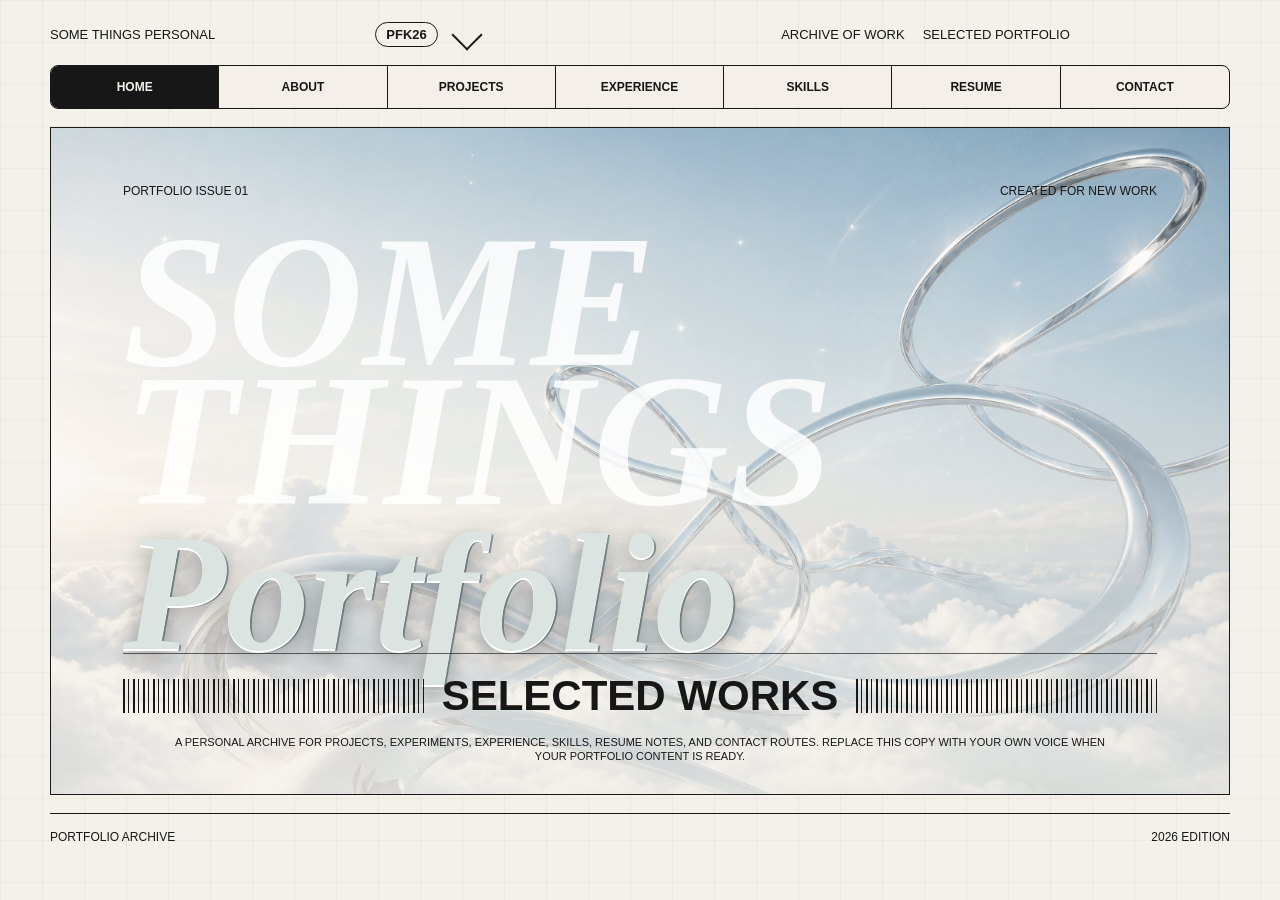
<file: index.html>
<!DOCTYPE html>
<html lang="ko">
<head>
  <meta charset="UTF-8">
  <meta name="viewport" content="width=device-width, initial-scale=1.0">
  <title>Portfolio | Home</title>
  <link rel="stylesheet" href="styles.css">
</head>
<body>
  <div class="site-shell">
    <header>
      <div class="top-strip" aria-label="Portfolio edition details">
        <span>Some Things Personal</span>
        <span class="pill">PFK26</span>
        <i class="corner-mark" aria-hidden="true"></i>
        <span>Archive Of Work</span>
        <span>Selected Portfolio</span>
      </div>
      <nav class="main-nav" aria-label="Main navigation">
        <a href="index.html" aria-current="page">Home</a>
        <a href="about.html">About</a>
        <a href="projects.html">Projects</a>
        <a href="experience.html">Experience</a>
        <a href="skills.html">Skills</a>
        <a href="resume.html">Resume</a>
        <a href="contact.html">Contact</a>
      </nav>
    </header>

    <main class="cover">
      <div class="cover-media" aria-hidden="true"></div>
      <div class="cover-content">
        <div>
          <div class="kicker-row">
            <span>Portfolio Issue 01</span>
            <span>Created For New Work</span>
          </div>
          <section class="hero-type" aria-label="Portfolio introduction">
            <h1>Some<br>Things</h1>
            <strong>Portfolio</strong>
          </section>
        </div>
        <div>
          <div class="cover-footer">
            <div class="barcode" aria-hidden="true"></div>
            <h2>Selected Works</h2>
            <div class="barcode" aria-hidden="true"></div>
          </div>
          <p class="fine-print">A personal archive for projects, experiments, experience, skills, resume notes, and contact routes. Replace this copy with your own voice when your portfolio content is ready.</p>
        </div>
      </div>
    </main>

    <footer class="site-footer">
      <span>Portfolio Archive</span>
      <span>2026 Edition</span>
    </footer>
  </div>
</body>
</html>
</file>
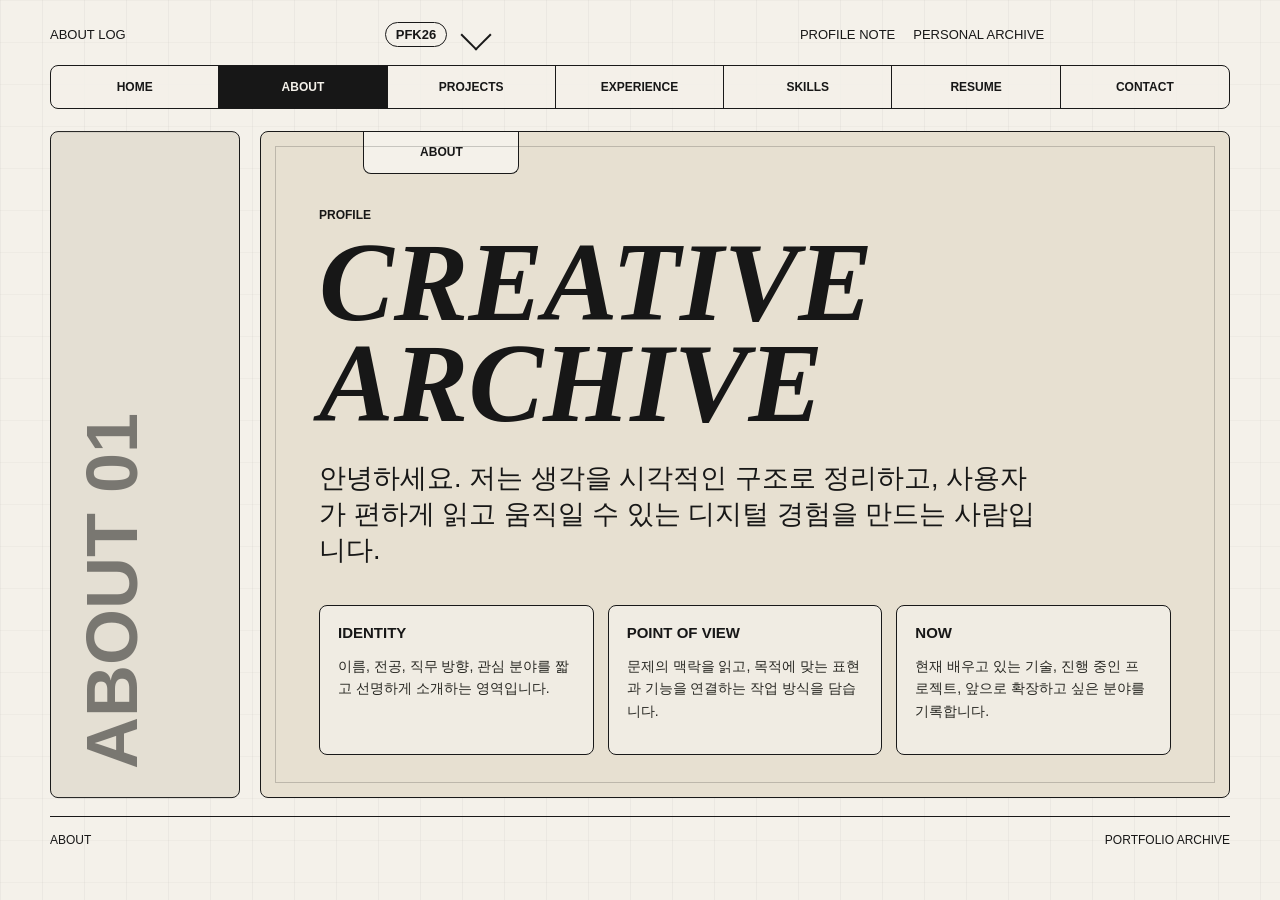
<file: about.html>
<!DOCTYPE html>
<html lang="ko">
<head>
  <meta charset="UTF-8">
  <meta name="viewport" content="width=device-width, initial-scale=1.0">
  <title>Portfolio | About</title>
  <link rel="stylesheet" href="styles.css">
</head>
<body>
  <div class="site-shell">
    <header>
      <div class="top-strip"><span>About Log</span><span class="pill">PFK26</span><i class="corner-mark" aria-hidden="true"></i><span>Profile Note</span><span>Personal Archive</span></div>
      <nav class="main-nav" aria-label="Main navigation">
        <a href="index.html">Home</a><a href="about.html" aria-current="page">About</a><a href="projects.html">Projects</a><a href="experience.html">Experience</a><a href="skills.html">Skills</a><a href="resume.html">Resume</a><a href="contact.html">Contact</a>
      </nav>
    </header>
    <main class="page-grid">
      <aside class="spine">About 01</aside>
      <section class="folder" data-tab="About" style="--tab-color:#e7e0d1;--tab-accent:#f4f1ea;">
        <p class="section-label">Profile</p>
        <h1 class="page-title">Creative<br>Archive</h1>
        <p class="lead">안녕하세요. 저는 생각을 시각적인 구조로 정리하고, 사용자가 편하게 읽고 움직일 수 있는 디지털 경험을 만드는 사람입니다.</p>
        <div class="content-grid">
          <article class="panel"><h3>Identity</h3><p>이름, 전공, 직무 방향, 관심 분야를 짧고 선명하게 소개하는 영역입니다.</p></article>
          <article class="panel"><h3>Point Of View</h3><p>문제의 맥락을 읽고, 목적에 맞는 표현과 기능을 연결하는 작업 방식을 담습니다.</p></article>
          <article class="panel"><h3>Now</h3><p>현재 배우고 있는 기술, 진행 중인 프로젝트, 앞으로 확장하고 싶은 분야를 기록합니다.</p></article>
        </div>
      </section>
    </main>
    <footer class="site-footer"><span>About</span><span>Portfolio Archive</span></footer>
  </div>
</body>
</html>
</file>
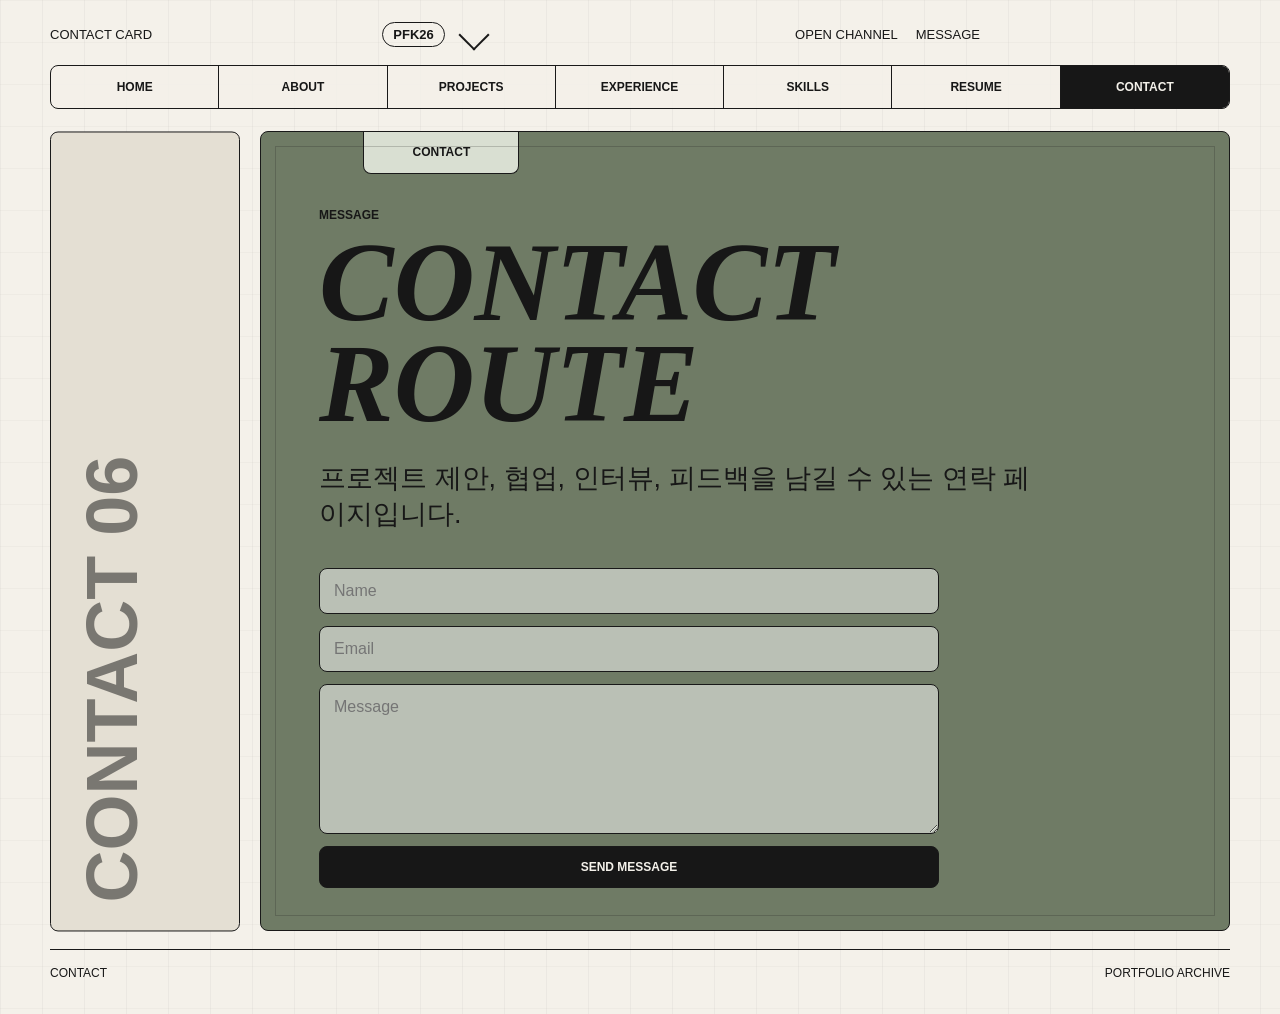
<file: contact.html>
<!DOCTYPE html>
<html lang="ko">
<head>
  <meta charset="UTF-8">
  <meta name="viewport" content="width=device-width, initial-scale=1.0">
  <title>Portfolio | Contact</title>
  <link rel="stylesheet" href="styles.css">
</head>
<body>
  <div class="site-shell">
    <header>
      <div class="top-strip"><span>Contact Card</span><span class="pill">PFK26</span><i class="corner-mark" aria-hidden="true"></i><span>Open Channel</span><span>Message</span></div>
      <nav class="main-nav" aria-label="Main navigation">
        <a href="index.html">Home</a><a href="about.html">About</a><a href="projects.html">Projects</a><a href="experience.html">Experience</a><a href="skills.html">Skills</a><a href="resume.html">Resume</a><a href="contact.html" aria-current="page">Contact</a>
      </nav>
    </header>
    <main class="page-grid">
      <aside class="spine">Contact 06</aside>
      <section class="folder" data-tab="Contact" style="--tab-color:#6f7b65;--tab-accent:#d9dfd2;">
        <p class="section-label">Message</p>
        <h1 class="page-title">Contact<br>Route</h1>
        <p class="lead">프로젝트 제안, 협업, 인터뷰, 피드백을 남길 수 있는 연락 페이지입니다.</p>
        <form class="contact-form">
          <input type="text" name="name" placeholder="Name" aria-label="Name">
          <input type="email" name="email" placeholder="Email" aria-label="Email">
          <textarea name="message" placeholder="Message" aria-label="Message"></textarea>
          <button class="button" type="submit">Send Message</button>
        </form>
      </section>
    </main>
    <footer class="site-footer"><span>Contact</span><span>Portfolio Archive</span></footer>
  </div>
</body>
</html>
</file>
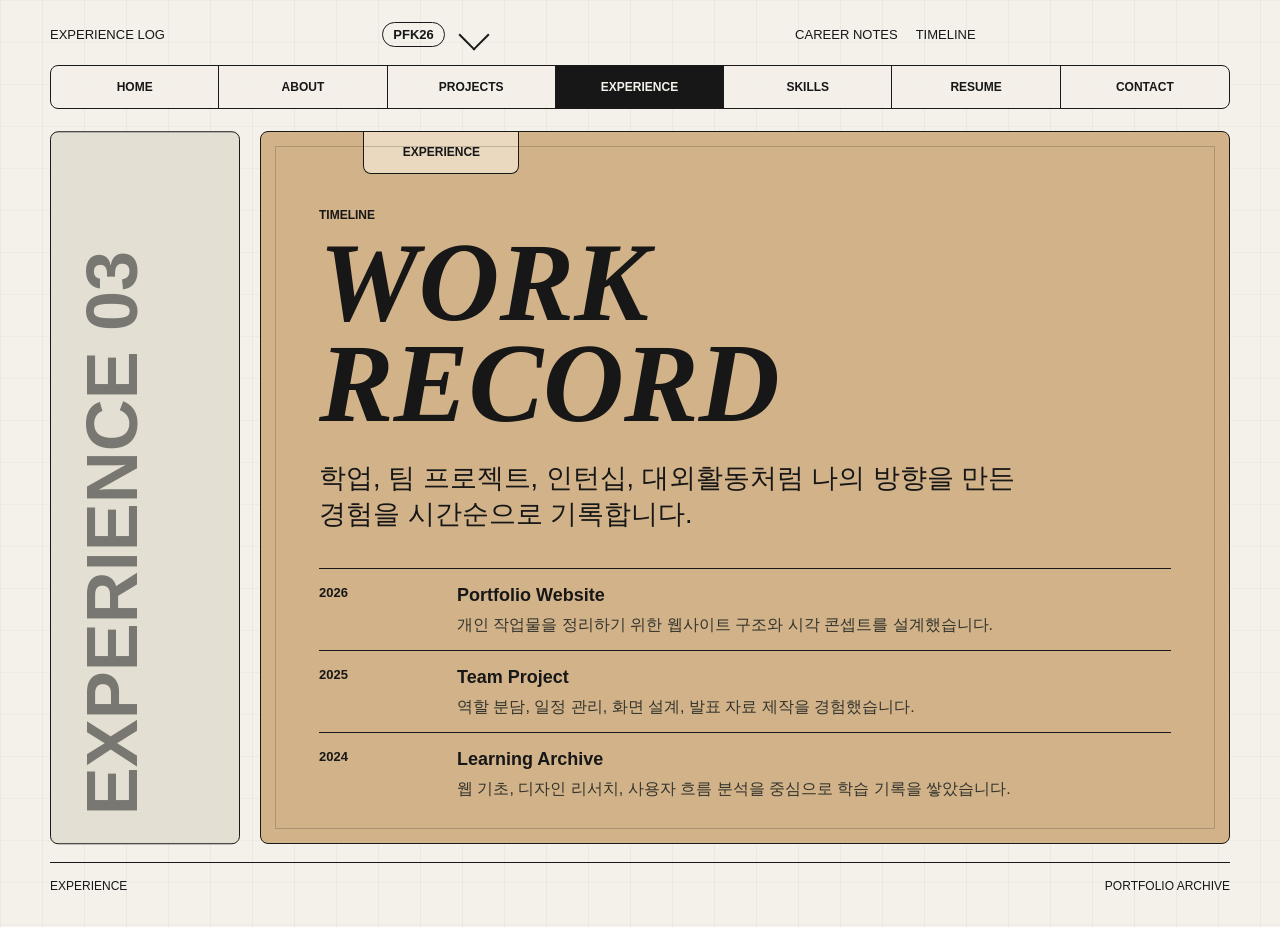
<file: experience.html>
<!DOCTYPE html>
<html lang="ko">
<head>
  <meta charset="UTF-8">
  <meta name="viewport" content="width=device-width, initial-scale=1.0">
  <title>Portfolio | Experience</title>
  <link rel="stylesheet" href="styles.css">
</head>
<body>
  <div class="site-shell">
    <header>
      <div class="top-strip"><span>Experience Log</span><span class="pill">PFK26</span><i class="corner-mark" aria-hidden="true"></i><span>Career Notes</span><span>Timeline</span></div>
      <nav class="main-nav" aria-label="Main navigation">
        <a href="index.html">Home</a><a href="about.html">About</a><a href="projects.html">Projects</a><a href="experience.html" aria-current="page">Experience</a><a href="skills.html">Skills</a><a href="resume.html">Resume</a><a href="contact.html">Contact</a>
      </nav>
    </header>
    <main class="page-grid">
      <aside class="spine">Experience 03</aside>
      <section class="folder" data-tab="Experience" style="--tab-color:#d2b389;--tab-accent:#ead9bf;">
        <p class="section-label">Timeline</p>
        <h1 class="page-title">Work<br>Record</h1>
        <p class="lead">학업, 팀 프로젝트, 인턴십, 대외활동처럼 나의 방향을 만든 경험을 시간순으로 기록합니다.</p>
        <div class="timeline">
          <article class="timeline-item"><time>2026</time><div><h3>Portfolio Website</h3><p>개인 작업물을 정리하기 위한 웹사이트 구조와 시각 콘셉트를 설계했습니다.</p></div></article>
          <article class="timeline-item"><time>2025</time><div><h3>Team Project</h3><p>역할 분담, 일정 관리, 화면 설계, 발표 자료 제작을 경험했습니다.</p></div></article>
          <article class="timeline-item"><time>2024</time><div><h3>Learning Archive</h3><p>웹 기초, 디자인 리서치, 사용자 흐름 분석을 중심으로 학습 기록을 쌓았습니다.</p></div></article>
        </div>
      </section>
    </main>
    <footer class="site-footer"><span>Experience</span><span>Portfolio Archive</span></footer>
  </div>
</body>
</html>
</file>
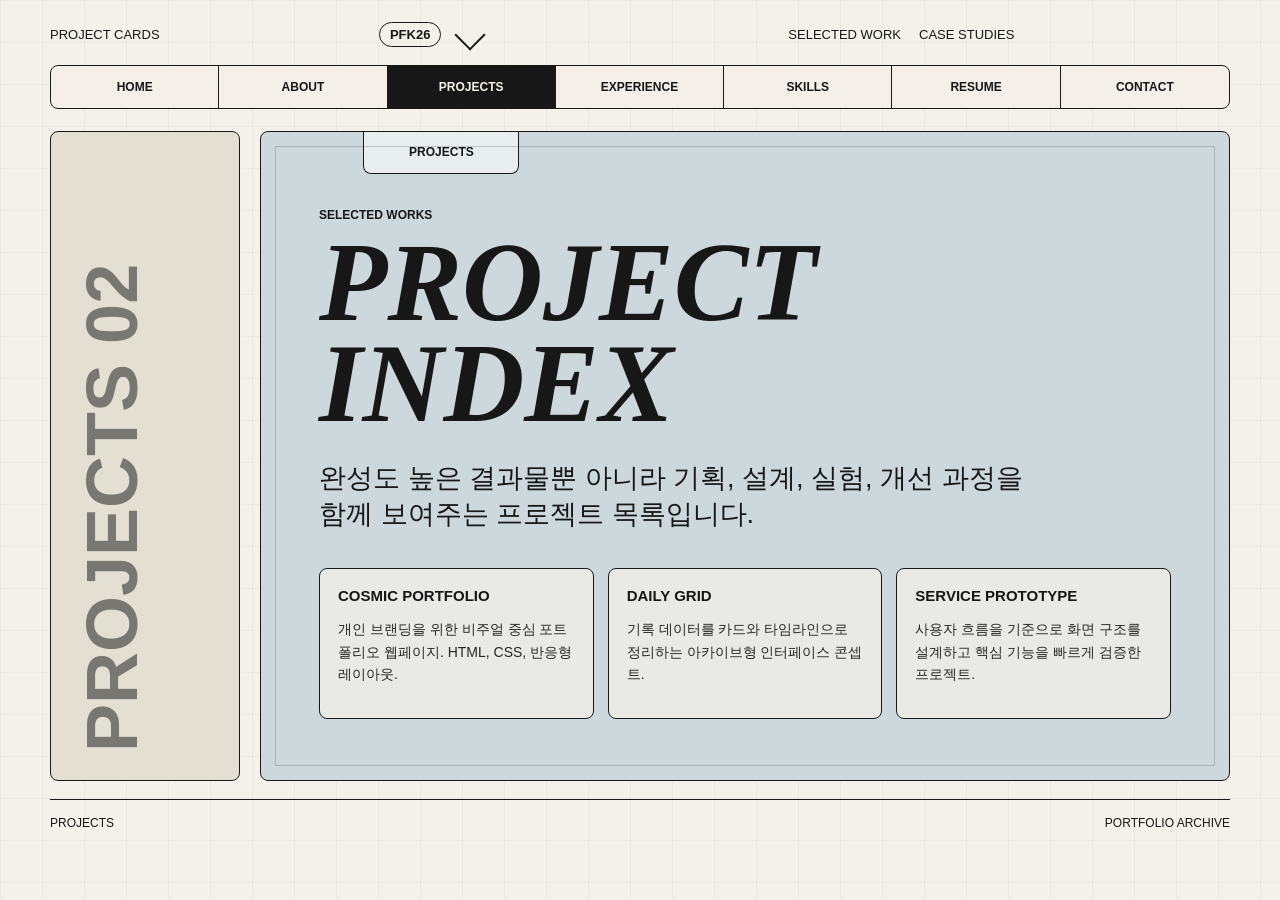
<file: projects.html>
<!DOCTYPE html>
<html lang="ko">
<head>
  <meta charset="UTF-8">
  <meta name="viewport" content="width=device-width, initial-scale=1.0">
  <title>Portfolio | Projects</title>
  <link rel="stylesheet" href="styles.css">
</head>
<body>
  <div class="site-shell">
    <header>
      <div class="top-strip"><span>Project Cards</span><span class="pill">PFK26</span><i class="corner-mark" aria-hidden="true"></i><span>Selected Work</span><span>Case Studies</span></div>
      <nav class="main-nav" aria-label="Main navigation">
        <a href="index.html">Home</a><a href="about.html">About</a><a href="projects.html" aria-current="page">Projects</a><a href="experience.html">Experience</a><a href="skills.html">Skills</a><a href="resume.html">Resume</a><a href="contact.html">Contact</a>
      </nav>
    </header>
    <main class="page-grid">
      <aside class="spine">Projects 02</aside>
      <section class="folder" data-tab="Projects" style="--tab-color:#cdd8dc;--tab-accent:#e8eef0;">
        <p class="section-label">Selected Works</p>
        <h1 class="page-title">Project<br>Index</h1>
        <p class="lead">완성도 높은 결과물뿐 아니라 기획, 설계, 실험, 개선 과정을 함께 보여주는 프로젝트 목록입니다.</p>
        <div class="content-grid">
          <article class="panel"><h3>Cosmic Portfolio</h3><p>개인 브랜딩을 위한 비주얼 중심 포트폴리오 웹페이지. HTML, CSS, 반응형 레이아웃.</p></article>
          <article class="panel"><h3>Daily Grid</h3><p>기록 데이터를 카드와 타임라인으로 정리하는 아카이브형 인터페이스 콘셉트.</p></article>
          <article class="panel"><h3>Service Prototype</h3><p>사용자 흐름을 기준으로 화면 구조를 설계하고 핵심 기능을 빠르게 검증한 프로젝트.</p></article>
        </div>
      </section>
    </main>
    <footer class="site-footer"><span>Projects</span><span>Portfolio Archive</span></footer>
  </div>
</body>
</html>
</file>
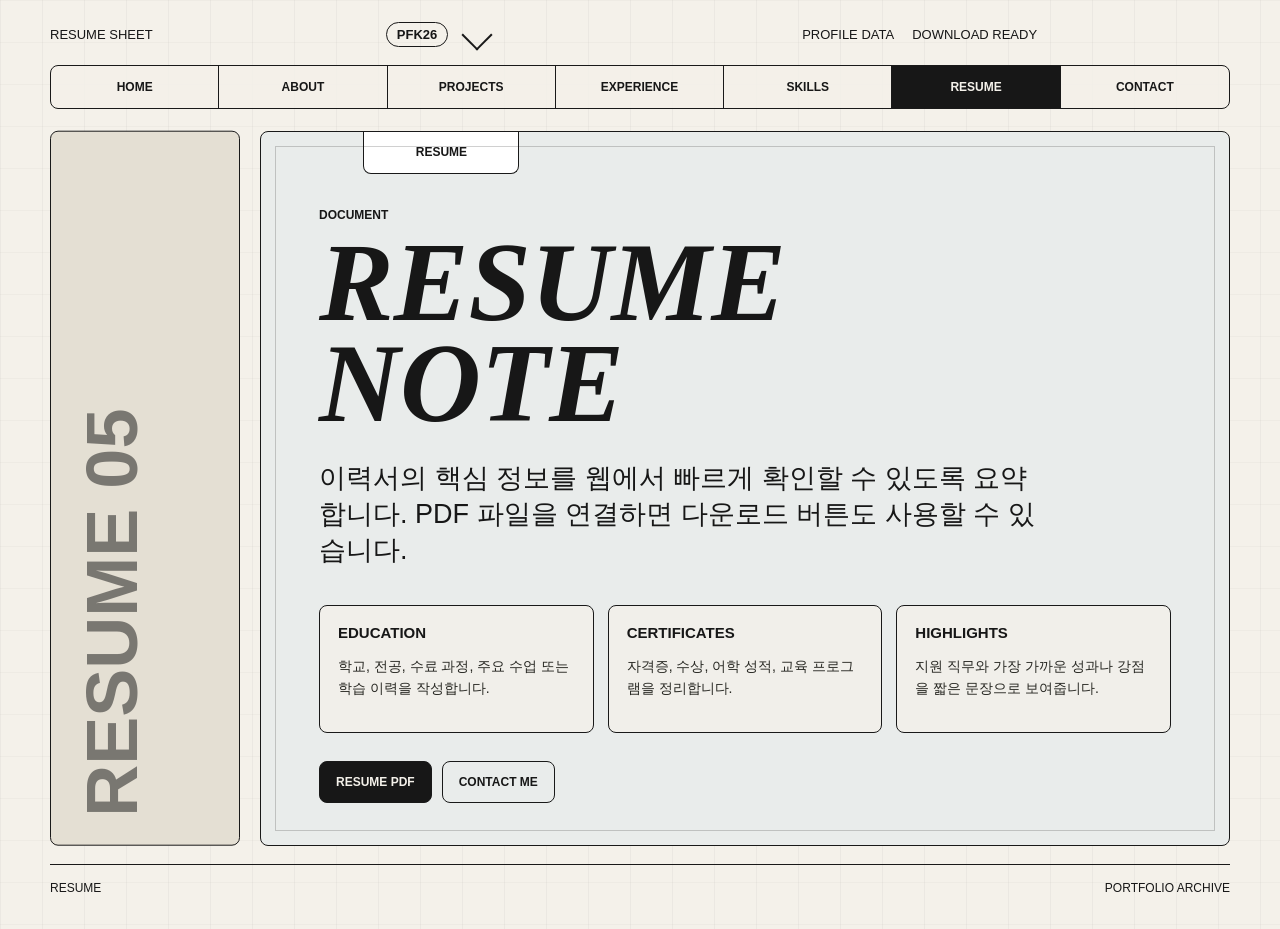
<file: resume.html>
<!DOCTYPE html>
<html lang="ko">
<head>
  <meta charset="UTF-8">
  <meta name="viewport" content="width=device-width, initial-scale=1.0">
  <title>Portfolio | Resume</title>
  <link rel="stylesheet" href="styles.css">
</head>
<body>
  <div class="site-shell">
    <header>
      <div class="top-strip"><span>Resume Sheet</span><span class="pill">PFK26</span><i class="corner-mark" aria-hidden="true"></i><span>Profile Data</span><span>Download Ready</span></div>
      <nav class="main-nav" aria-label="Main navigation">
        <a href="index.html">Home</a><a href="about.html">About</a><a href="projects.html">Projects</a><a href="experience.html">Experience</a><a href="skills.html">Skills</a><a href="resume.html" aria-current="page">Resume</a><a href="contact.html">Contact</a>
      </nav>
    </header>
    <main class="page-grid">
      <aside class="spine">Resume 05</aside>
      <section class="folder" data-tab="Resume" style="--tab-color:#e9eceb;--tab-accent:#ffffff;">
        <p class="section-label">Document</p>
        <h1 class="page-title">Resume<br>Note</h1>
        <p class="lead">이력서의 핵심 정보를 웹에서 빠르게 확인할 수 있도록 요약합니다. PDF 파일을 연결하면 다운로드 버튼도 사용할 수 있습니다.</p>
        <div class="content-grid">
          <article class="panel"><h3>Education</h3><p>학교, 전공, 수료 과정, 주요 수업 또는 학습 이력을 작성합니다.</p></article>
          <article class="panel"><h3>Certificates</h3><p>자격증, 수상, 어학 성적, 교육 프로그램을 정리합니다.</p></article>
          <article class="panel"><h3>Highlights</h3><p>지원 직무와 가장 가까운 성과나 강점을 짧은 문장으로 보여줍니다.</p></article>
        </div>
        <div class="button-row"><a class="button" href="#" aria-label="Resume PDF placeholder">Resume PDF</a><a class="button secondary" href="contact.html">Contact Me</a></div>
      </section>
    </main>
    <footer class="site-footer"><span>Resume</span><span>Portfolio Archive</span></footer>
  </div>
</body>
</html>
</file>
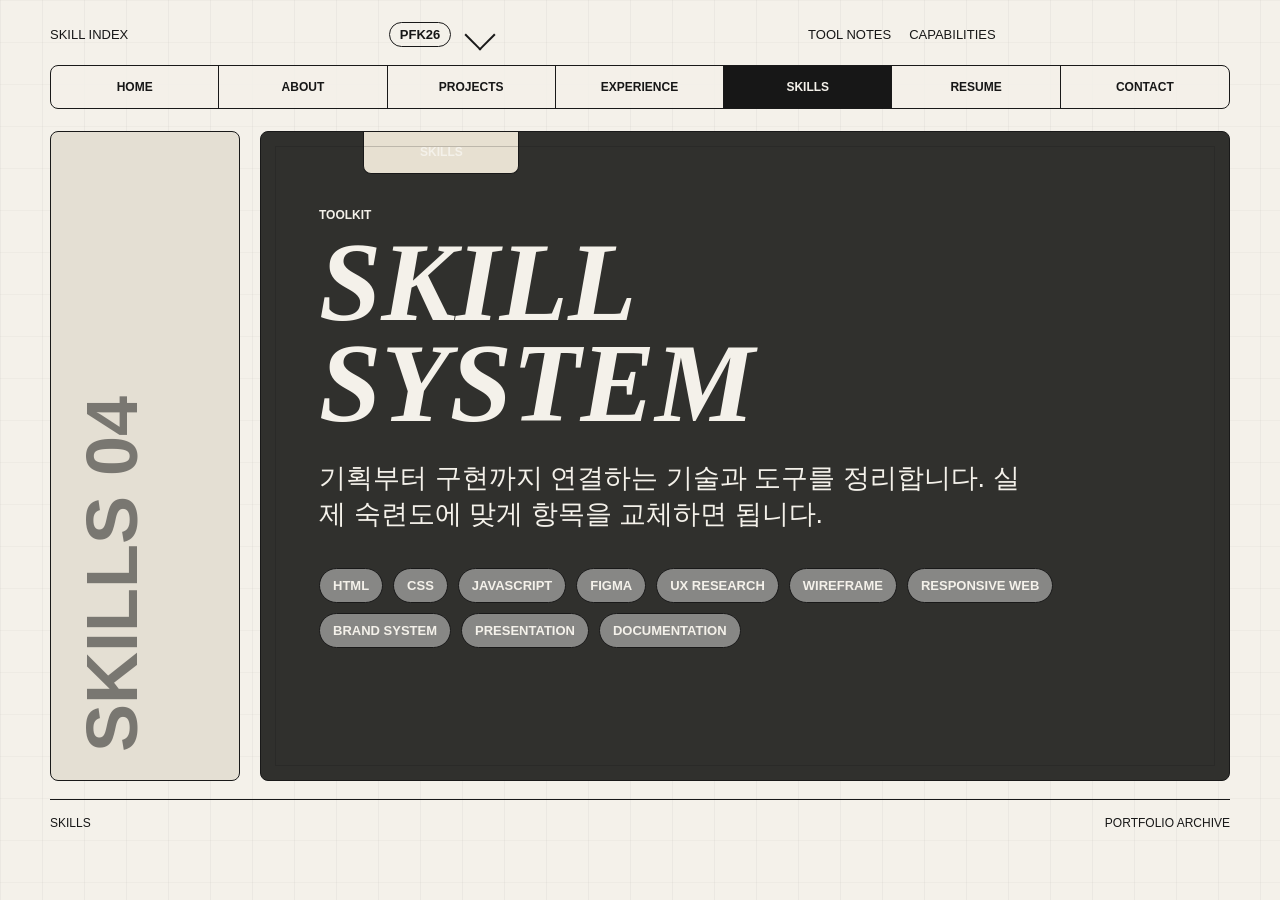
<file: skills.html>
<!DOCTYPE html>
<html lang="ko">
<head>
  <meta charset="UTF-8">
  <meta name="viewport" content="width=device-width, initial-scale=1.0">
  <title>Portfolio | Skills</title>
  <link rel="stylesheet" href="styles.css">
</head>
<body>
  <div class="site-shell">
    <header>
      <div class="top-strip"><span>Skill Index</span><span class="pill">PFK26</span><i class="corner-mark" aria-hidden="true"></i><span>Tool Notes</span><span>Capabilities</span></div>
      <nav class="main-nav" aria-label="Main navigation">
        <a href="index.html">Home</a><a href="about.html">About</a><a href="projects.html">Projects</a><a href="experience.html">Experience</a><a href="skills.html" aria-current="page">Skills</a><a href="resume.html">Resume</a><a href="contact.html">Contact</a>
      </nav>
    </header>
    <main class="page-grid">
      <aside class="spine">Skills 04</aside>
      <section class="folder" data-tab="Skills" style="--tab-color:#30302d;--tab-accent:#e7e0d1;color:#f4f1ea;">
        <p class="section-label">Toolkit</p>
        <h1 class="page-title">Skill<br>System</h1>
        <p class="lead">기획부터 구현까지 연결하는 기술과 도구를 정리합니다. 실제 숙련도에 맞게 항목을 교체하면 됩니다.</p>
        <div class="skill-cloud" aria-label="Skill list">
          <span>HTML</span><span>CSS</span><span>JavaScript</span><span>Figma</span><span>UX Research</span><span>Wireframe</span><span>Responsive Web</span><span>Brand System</span><span>Presentation</span><span>Documentation</span>
        </div>
      </section>
    </main>
    <footer class="site-footer"><span>Skills</span><span>Portfolio Archive</span></footer>
  </div>
</body>
</html>
</file>
<file: styles.css>
:root {
  --paper: #f4f1ea;
  --ink: #171717;
  --muted: #6e6a61;
  --line: #191919;
  --blue: #cfe7ec;
  --steel: #aab4b8;
  --sand: #d6c1a5;
  --olive: #72806a;
  --charcoal: #30302d;
  --radius: 8px;
}

* {
  box-sizing: border-box;
}

html {
  scroll-behavior: smooth;
}

body {
  margin: 0;
  min-height: 100vh;
  color: var(--ink);
  background:
    linear-gradient(90deg, rgba(0, 0, 0, 0.035) 1px, transparent 1px),
    linear-gradient(rgba(0, 0, 0, 0.025) 1px, transparent 1px),
    var(--paper);
  background-size: 42px 42px;
  font-family: Arial, Helvetica, sans-serif;
  letter-spacing: 0;
}

a {
  color: inherit;
  text-decoration: none;
}

.site-shell {
  width: min(1180px, calc(100% - 32px));
  margin: 0 auto;
  padding: 22px 0 34px;
}

.top-strip {
  display: grid;
  grid-template-columns: 1fr auto 1fr auto 1fr;
  gap: 18px;
  align-items: center;
  margin-bottom: 18px;
  font-size: 13px;
  text-transform: uppercase;
}

.top-strip span {
  white-space: nowrap;
}

.pill {
  border: 1px solid var(--line);
  border-radius: 999px;
  padding: 4px 10px;
  font-weight: 700;
}

.corner-mark {
  width: 22px;
  height: 22px;
  border-left: 2px solid var(--line);
  border-bottom: 2px solid var(--line);
  transform: rotate(-45deg);
}

.main-nav {
  display: grid;
  grid-template-columns: repeat(7, minmax(0, 1fr));
  border: 1px solid var(--line);
  border-radius: var(--radius);
  overflow: hidden;
  background: rgba(244, 241, 234, 0.88);
}

.main-nav a {
  min-height: 42px;
  display: grid;
  place-items: center;
  border-right: 1px solid var(--line);
  font-size: 12px;
  font-weight: 800;
  text-transform: uppercase;
}

.main-nav a:last-child {
  border-right: 0;
}

.main-nav a[aria-current="page"],
.main-nav a:hover {
  background: var(--ink);
  color: var(--paper);
}

.cover {
  position: relative;
  min-height: 620px;
  margin-top: 18px;
  border: 1px solid var(--line);
  background: #dcecf0;
  overflow: hidden;
}

.cover-media {
  position: absolute;
  inset: 0;
  background:
    linear-gradient(to bottom, rgba(244, 241, 234, 0.1), rgba(244, 241, 234, 0.82)),
    url("assets/cosmic-portfolio.png") center / cover;
}

.cover-content {
  position: relative;
  min-height: 620px;
  padding: 56px clamp(22px, 6vw, 72px) 30px;
  display: grid;
  grid-template-rows: 1fr auto;
}

.kicker-row {
  display: flex;
  justify-content: space-between;
  gap: 16px;
  font-size: 12px;
  text-transform: uppercase;
}

.hero-type {
  align-self: center;
}

.hero-type h1 {
  margin: 34px 0 0;
  font-family: Georgia, "Times New Roman", serif;
  font-size: clamp(74px, 16vw, 188px);
  line-height: 0.74;
  font-style: italic;
  font-weight: 700;
  color: rgba(255, 255, 255, 0.84);
  text-transform: uppercase;
}

.hero-type strong {
  display: block;
  margin-top: 22px;
  font-family: Georgia, "Times New Roman", serif;
  font-size: clamp(68px, 14vw, 168px);
  line-height: 0.72;
  font-style: italic;
  color: #dce4e2;
  text-shadow:
    0 2px 0 #ffffff,
    0 8px 24px rgba(0, 0, 0, 0.34),
    2px 2px 0 #88999e;
}

.cover-footer {
  display: grid;
  grid-template-columns: 1fr auto 1fr;
  gap: 18px;
  align-items: center;
  border-top: 1px solid rgba(23, 23, 23, 0.65);
  padding-top: 18px;
  text-transform: uppercase;
}

.cover-footer h2 {
  margin: 0;
  font-size: clamp(24px, 4vw, 42px);
  text-align: center;
}

.barcode {
  height: 34px;
  background: repeating-linear-gradient(90deg, var(--ink) 0 2px, transparent 2px 5px, var(--ink) 5px 6px, transparent 6px 10px);
}

.fine-print {
  margin: 16px auto 0;
  max-width: 940px;
  font-size: 11px;
  line-height: 1.25;
  text-align: center;
  text-transform: uppercase;
}

.page-grid {
  margin-top: 22px;
  display: grid;
  grid-template-columns: 190px minmax(0, 1fr);
  gap: 20px;
  align-items: stretch;
}

.spine {
  min-height: 650px;
  border: 1px solid var(--line);
  border-radius: var(--radius);
  background: #e4dfd3;
  writing-mode: vertical-rl;
  transform: rotate(180deg);
  display: flex;
  justify-content: space-between;
  padding: 28px 20px;
  text-transform: uppercase;
  font-size: clamp(42px, 7vw, 72px);
  font-weight: 900;
  color: rgba(23, 23, 23, 0.52);
}

.folder-stack {
  display: grid;
  gap: 14px;
}

.folder {
  position: relative;
  border: 1px solid var(--line);
  border-radius: var(--radius);
  background: var(--tab-color, #eef2f2);
  min-height: 650px;
  padding: 76px clamp(22px, 5vw, 58px) 42px;
  overflow: hidden;
}

.folder::before {
  content: attr(data-tab);
  position: absolute;
  top: -1px;
  left: clamp(24px, 8vw, 120px);
  min-width: 154px;
  height: 42px;
  display: grid;
  place-items: center;
  border: 1px solid var(--line);
  border-top: 0;
  border-radius: 0 0 8px 8px;
  background: var(--tab-accent, #f4f1ea);
  font-size: 12px;
  font-weight: 900;
  text-transform: uppercase;
}

.folder::after {
  content: "";
  position: absolute;
  inset: 14px;
  border: 1px solid rgba(23, 23, 23, 0.2);
  pointer-events: none;
}

.section-label {
  margin: 0 0 10px;
  font-size: 12px;
  font-weight: 900;
  text-transform: uppercase;
}

.page-title {
  margin: 0;
  font-family: Georgia, "Times New Roman", serif;
  font-size: clamp(48px, 9vw, 112px);
  line-height: 0.9;
  font-style: italic;
  text-transform: uppercase;
}

.lead {
  max-width: 720px;
  margin: 26px 0 0;
  font-size: clamp(18px, 2.2vw, 27px);
  line-height: 1.35;
}

.content-grid {
  display: grid;
  grid-template-columns: repeat(3, minmax(0, 1fr));
  gap: 14px;
  margin-top: 36px;
}

.panel {
  border: 1px solid var(--line);
  border-radius: var(--radius);
  background: rgba(244, 241, 234, 0.72);
  padding: 18px;
}

.panel h3 {
  margin: 0 0 12px;
  font-size: 15px;
  text-transform: uppercase;
}

.panel p,
.panel li {
  color: #282823;
  font-size: 14px;
  line-height: 1.6;
}

.panel ul {
  margin: 0;
  padding-left: 18px;
}

.timeline {
  display: grid;
  gap: 12px;
  margin-top: 36px;
}

.timeline-item {
  display: grid;
  grid-template-columns: 120px 1fr;
  gap: 18px;
  border-top: 1px solid var(--line);
  padding-top: 16px;
}

.timeline-item time {
  font-weight: 900;
  font-size: 13px;
}

.timeline-item h3 {
  margin: 0 0 6px;
  font-size: 18px;
}

.timeline-item p {
  margin: 0;
  color: #33332d;
  line-height: 1.6;
}

.skill-cloud {
  display: flex;
  flex-wrap: wrap;
  gap: 10px;
  margin-top: 36px;
}

.skill-cloud span {
  border: 1px solid var(--line);
  border-radius: 999px;
  padding: 9px 13px;
  background: rgba(255, 255, 255, 0.42);
  font-size: 13px;
  font-weight: 800;
  text-transform: uppercase;
}

.contact-form {
  display: grid;
  gap: 12px;
  max-width: 620px;
  margin-top: 36px;
}

.contact-form input,
.contact-form textarea {
  width: 100%;
  border: 1px solid var(--line);
  border-radius: var(--radius);
  background: rgba(255, 255, 255, 0.52);
  padding: 13px 14px;
  color: var(--ink);
  font: inherit;
}

.contact-form textarea {
  min-height: 150px;
  resize: vertical;
}

.button-row {
  display: flex;
  flex-wrap: wrap;
  gap: 10px;
  margin-top: 28px;
}

.button {
  display: inline-flex;
  align-items: center;
  justify-content: center;
  min-height: 42px;
  border: 1px solid var(--line);
  border-radius: var(--radius);
  padding: 0 16px;
  background: var(--ink);
  color: var(--paper);
  font-size: 12px;
  font-weight: 900;
  text-transform: uppercase;
}

.button.secondary {
  background: transparent;
  color: var(--ink);
}

.site-footer {
  margin-top: 18px;
  display: flex;
  justify-content: space-between;
  gap: 16px;
  border-top: 1px solid var(--line);
  padding-top: 16px;
  font-size: 12px;
  text-transform: uppercase;
}

@media (max-width: 860px) {
  .top-strip {
    grid-template-columns: 1fr auto 1fr;
  }

  .top-strip span:nth-of-type(2),
  .top-strip span:nth-of-type(3) {
    display: none;
  }

  .main-nav {
    grid-template-columns: repeat(2, minmax(0, 1fr));
  }

  .main-nav a {
    border-bottom: 1px solid var(--line);
  }

  .main-nav a:nth-child(even) {
    border-right: 0;
  }

  .main-nav a:last-child {
    grid-column: 1 / -1;
    border-bottom: 0;
  }

  .cover,
  .cover-content {
    min-height: 560px;
  }

  .cover-footer {
    grid-template-columns: 1fr;
  }

  .page-grid {
    grid-template-columns: 1fr;
  }

  .spine {
    min-height: auto;
    writing-mode: initial;
    transform: none;
    font-size: 34px;
  }

  .folder {
    min-height: auto;
  }

  .content-grid {
    grid-template-columns: 1fr;
  }

  .timeline-item {
    grid-template-columns: 1fr;
    gap: 6px;
  }
}

@media (max-width: 560px) {
  .site-shell {
    width: min(100% - 20px, 1180px);
    padding-top: 12px;
  }

  .top-strip {
    gap: 10px;
    font-size: 11px;
  }

  .hero-type h1 {
    font-size: 58px;
  }

  .hero-type strong {
    font-size: 58px;
  }

  .cover-content {
    padding: 34px 18px 22px;
  }

  .folder {
    padding: 68px 18px 28px;
  }

  .site-footer {
    flex-direction: column;
  }
}
</file>
